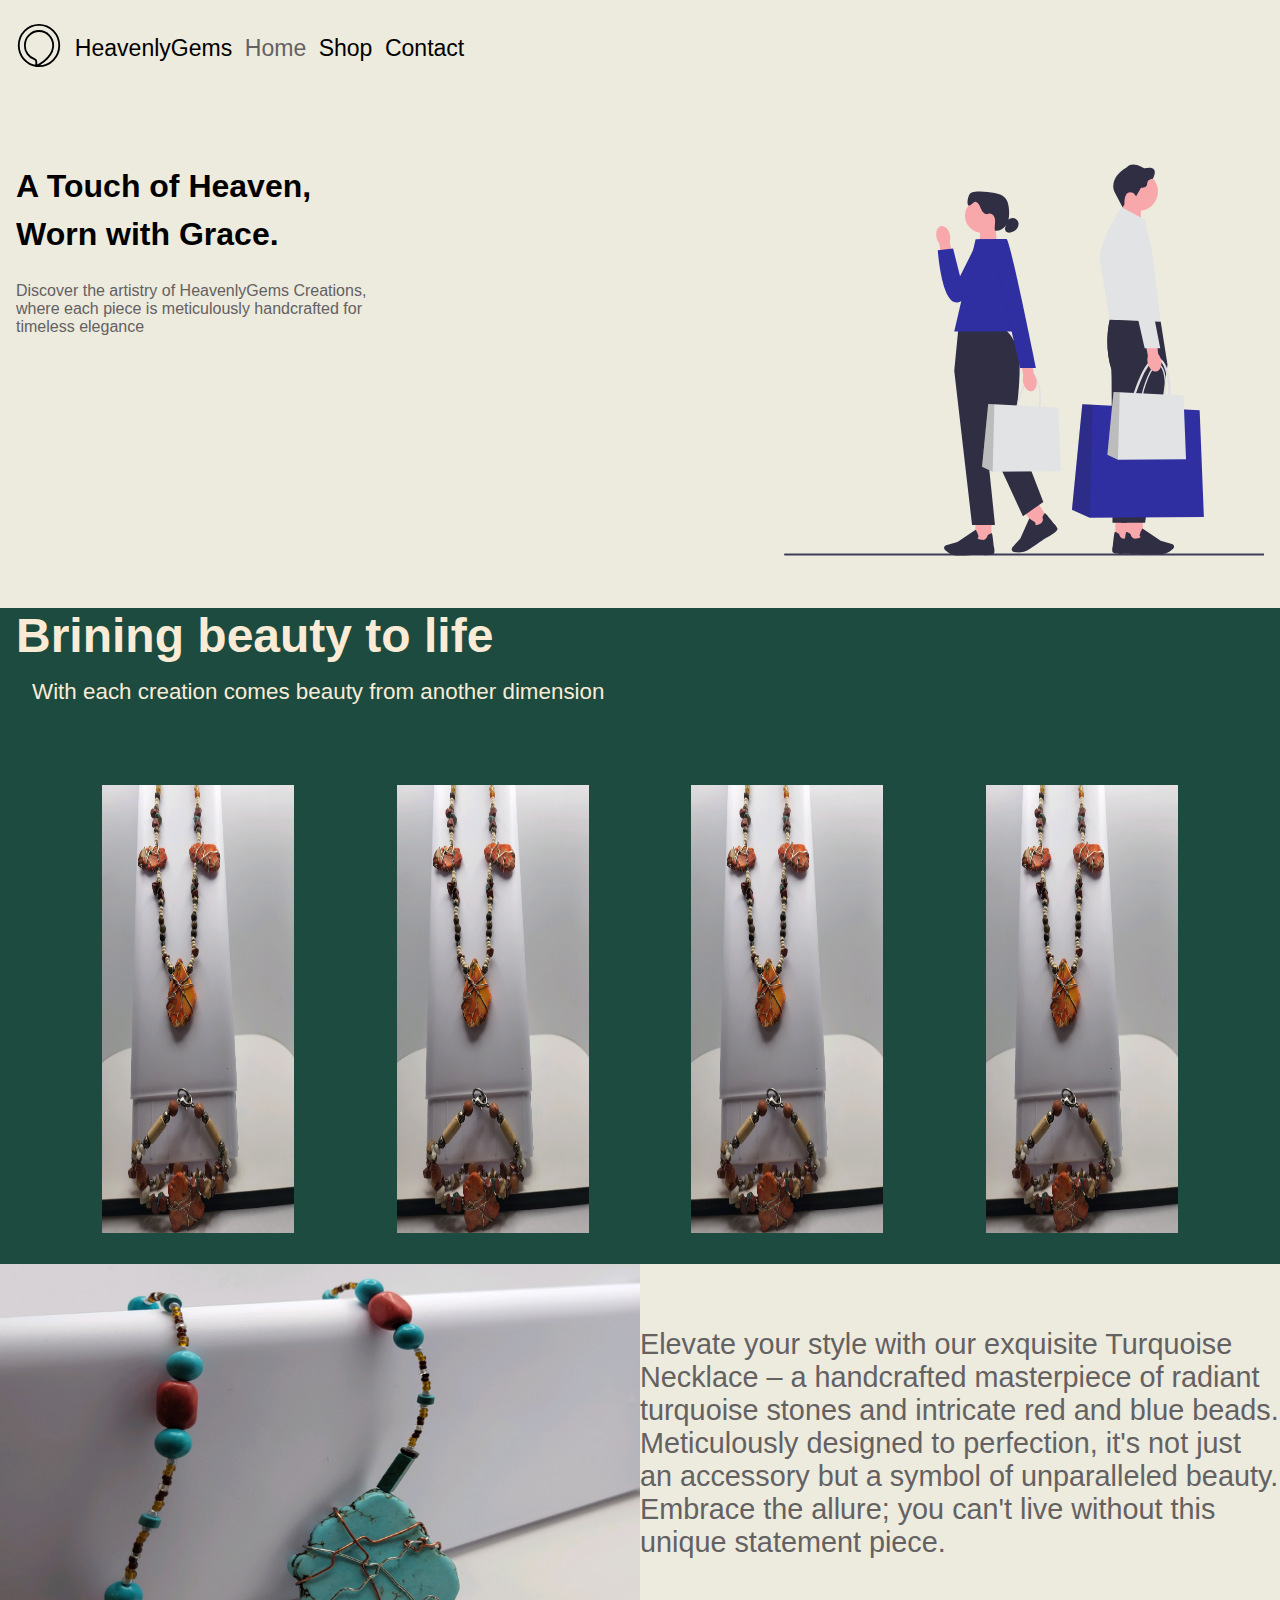
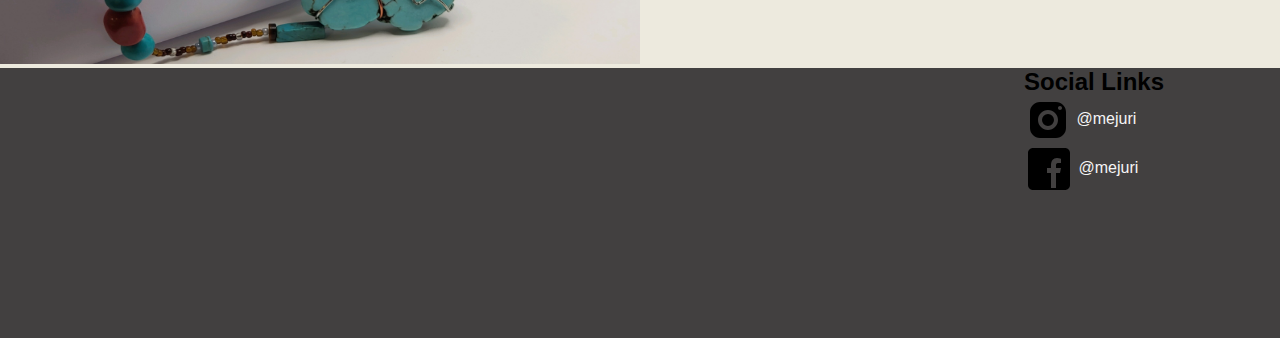
<file: index.html>
<!DOCTYPE html>
<html lang="en">
<head>
    <meta charset="UTF-8">
    <title>Home</title>
    <link href="css/index.css" type="text/css" rel="stylesheet"/>
</head>
<body>
<nav class="container">
    <div class="box" id="box1">
        <img id="logo" src="images/logo.svg" alt="logo">
        <ul>
            <li>HeavenlyGems</li>
            <li id="selected" class="textToLogoPosition">Home</li>
            <li><a href="shop/shop.html">Shop</a></li>
            <li><a href="contact/contact.html">Contact</a></li>
        </ul>
    </div>
    <div class="box"></div>
</nav>

<!--Hero page-->
<div id="secondBody">

    <div id="boxes1">
        <h1>A Touch of Heaven, Worn with Grace.</h1>
        <p>Discover the artistry of HeavenlyGems Creations, where each piece is meticulously handcrafted for timeless
            elegance</p>
    </div>

    <div id="boxes2">
        <img src="images/shoppingBags.svg" alt="people shopping"/>

    </div>

</div>

<!--Below the hero page-->
<div id="thirdBody">
    <div id="thirdBodyHeader">

        <h2>Brining beauty to life</h2>
        <p>With each creation comes beauty from another dimension</p>

    </div>


    <div class="longBoxes">
        <img src="images/jenImage2.jpg" alt="jewelry" onmouseover=this.src="images/jenImage5.jpg"
             onmouseout=this.src="images/jenImage2.jpg"/>
    </div>
    <div class="longBoxes">
        <img src="images/jenImage2.jpg" alt="jewelry" onmouseover=this.src="images/jenImage5.jpg"
             onmouseout=this.src="images/jenImage2.jpg"/>
    </div>
    <div class="longBoxes">
        <img src="images/jenImage2.jpg" alt="jewelry" onmouseover=this.src="images/jenImage5.jpg"
             onmouseout=this.src="images/jenImage2.jpg"/>
    </div>
    <div class="longBoxes">
        <img src="images/jenImage2.jpg" alt="jewelry" onmouseover=this.src="images/jenImage5.jpg"
             onmouseout=this.src="images/jenImage2.jpg"/>
    </div>
</div>
<!-- -->

<div id="fourthBody">
    <div class="descriptionBox"><img id="jenImage" src="images/jenImage.jpg" alt="jewelry"></div>
    <div class="descriptionBox" id="words"><p>Elevate your style with our exquisite Turquoise Necklace – a handcrafted masterpiece
        of radiant turquoise stones and intricate red and blue beads. Meticulously designed to perfection, it's not just
        an accessory but a symbol of unparalleled beauty. Embrace the allure; you can't live without this unique
        statement piece.</p></div>
</div>

<!-- Start of footer -->
<footer>
    <div id="socialMedia">
        <ul>
            <li>
                <h2>Social Links</h2>
            </li>
            <li>
                <a class="name" href="https://www.instagram.com/mejuri/" target="_blank">
                    <p><img class="logo" src="images/instagram.svg" alt="facebook"> <span
                            class="userName"> @mejuri </span></p>
                </a>
            </li>

            <li>
                <a class="name" href="https://www.facebook.com/HappyJewelers/" target="_blank">

                    <p><img class="logo" src="images/facebook.svg" alt="facebook"> <span
                            class="userName"> @mejuri </span></p>
                </a>
            </li>

        </ul>
    </div>
</footer>
<!--End of footer-->

</body>
</html>
</file>
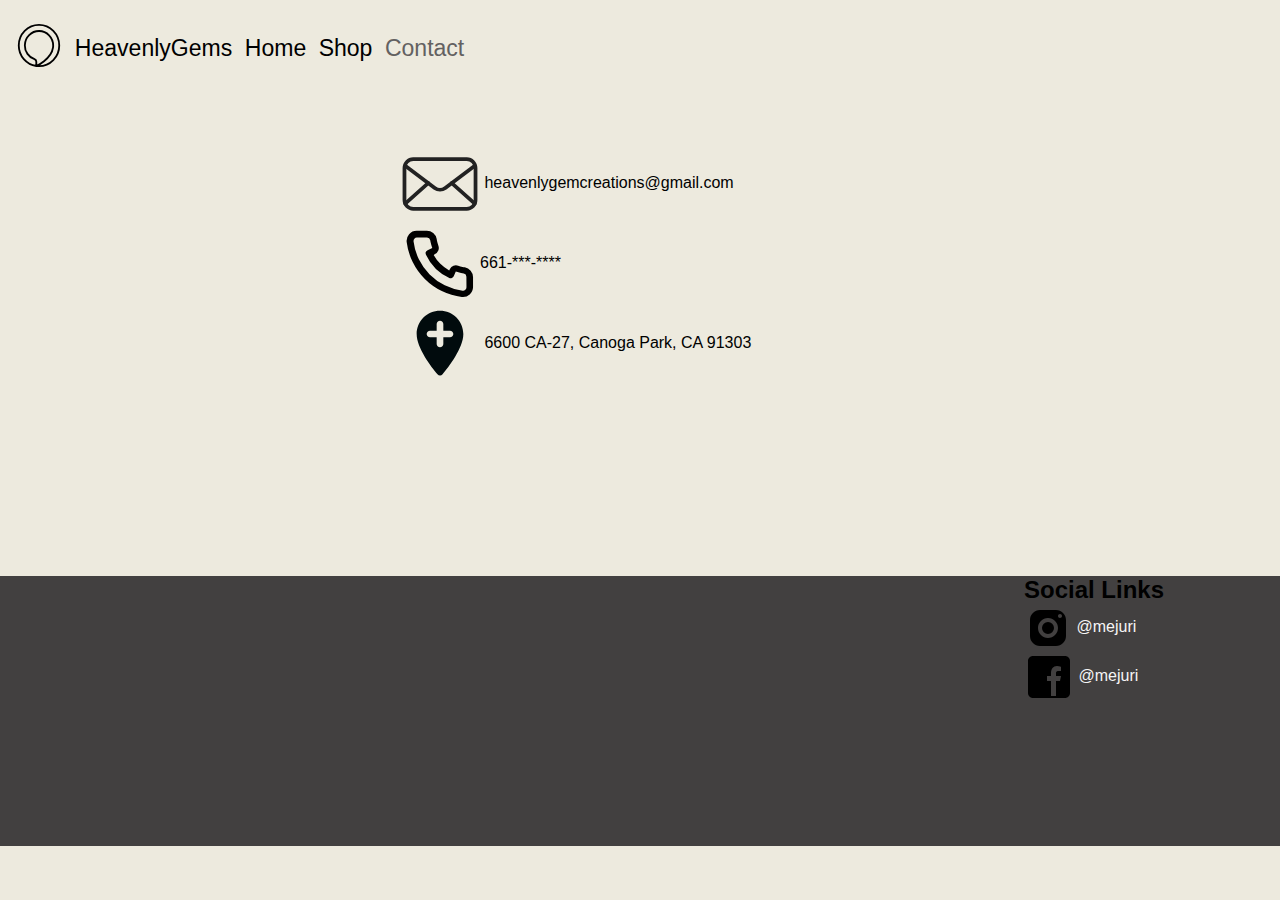
<file: contact/contact.html>
<!DOCTYPE html>
<html lang="en">
<head>
    <meta charset="UTF-8">
    <title>Contact</title>
  <link href="css/contact.css" type="text/css" rel="stylesheet"/>
</head>
<body>

<!--Beginning of nav-->
<nav class="container">
  <div class="box" id="box1">
    <img id="logo" src="images/logo.svg" alt="logo">
    <ul>
      <li>HeavenlyGems</li>
      <li><a href="../index.html">Home</a></li>
      <li><a href="../shop/shop.html">Shop</a></li>
      <li id="selected">Contact</li>
    </ul>
  </div>
  <div class="box"></div>
</nav>
<!--End of nav-->

<div id="contact">
  <div id="contactBox">
    <ul>
      <li><a href="mailto:heavenlygemcreations@gmail.com"><img class="image" src="images/email.svg" /> heavenlygemcreations@gmail.com</a></li>
      <li><img class="image" src="images/call.svg" />661-***-****</li>
      <li><img class="image" src="images/add-location.svg" /> 6600 CA-27, Canoga Park, CA 91303</li>
    </ul>
  </div>
</div>

<!-- Start of footer -->
<footer>
  <div id="socialMedia">
    <ul>
      <li>
        <h2>Social Links</h2>
      </li>
      <li>
        <a class="name" href="https://www.instagram.com/mejuri/" target="_blank">
          <p><img class="logo" src="images/instagram.svg" alt="facebook" > <span class="userName"> @mejuri </span> </p>
        </a>
      </li>

      <li>
        <a class="name" href="https://www.facebook.com/HappyJewelers/" target="_blank">

          <p><img class="logo" src="images/facebook.svg" alt="facebook" > <span class="userName"> @mejuri </span> </p>
        </a>
      </li>

    </ul>
  </div>
</footer>
<!--End of footer-->

</body>
</html>
</file>
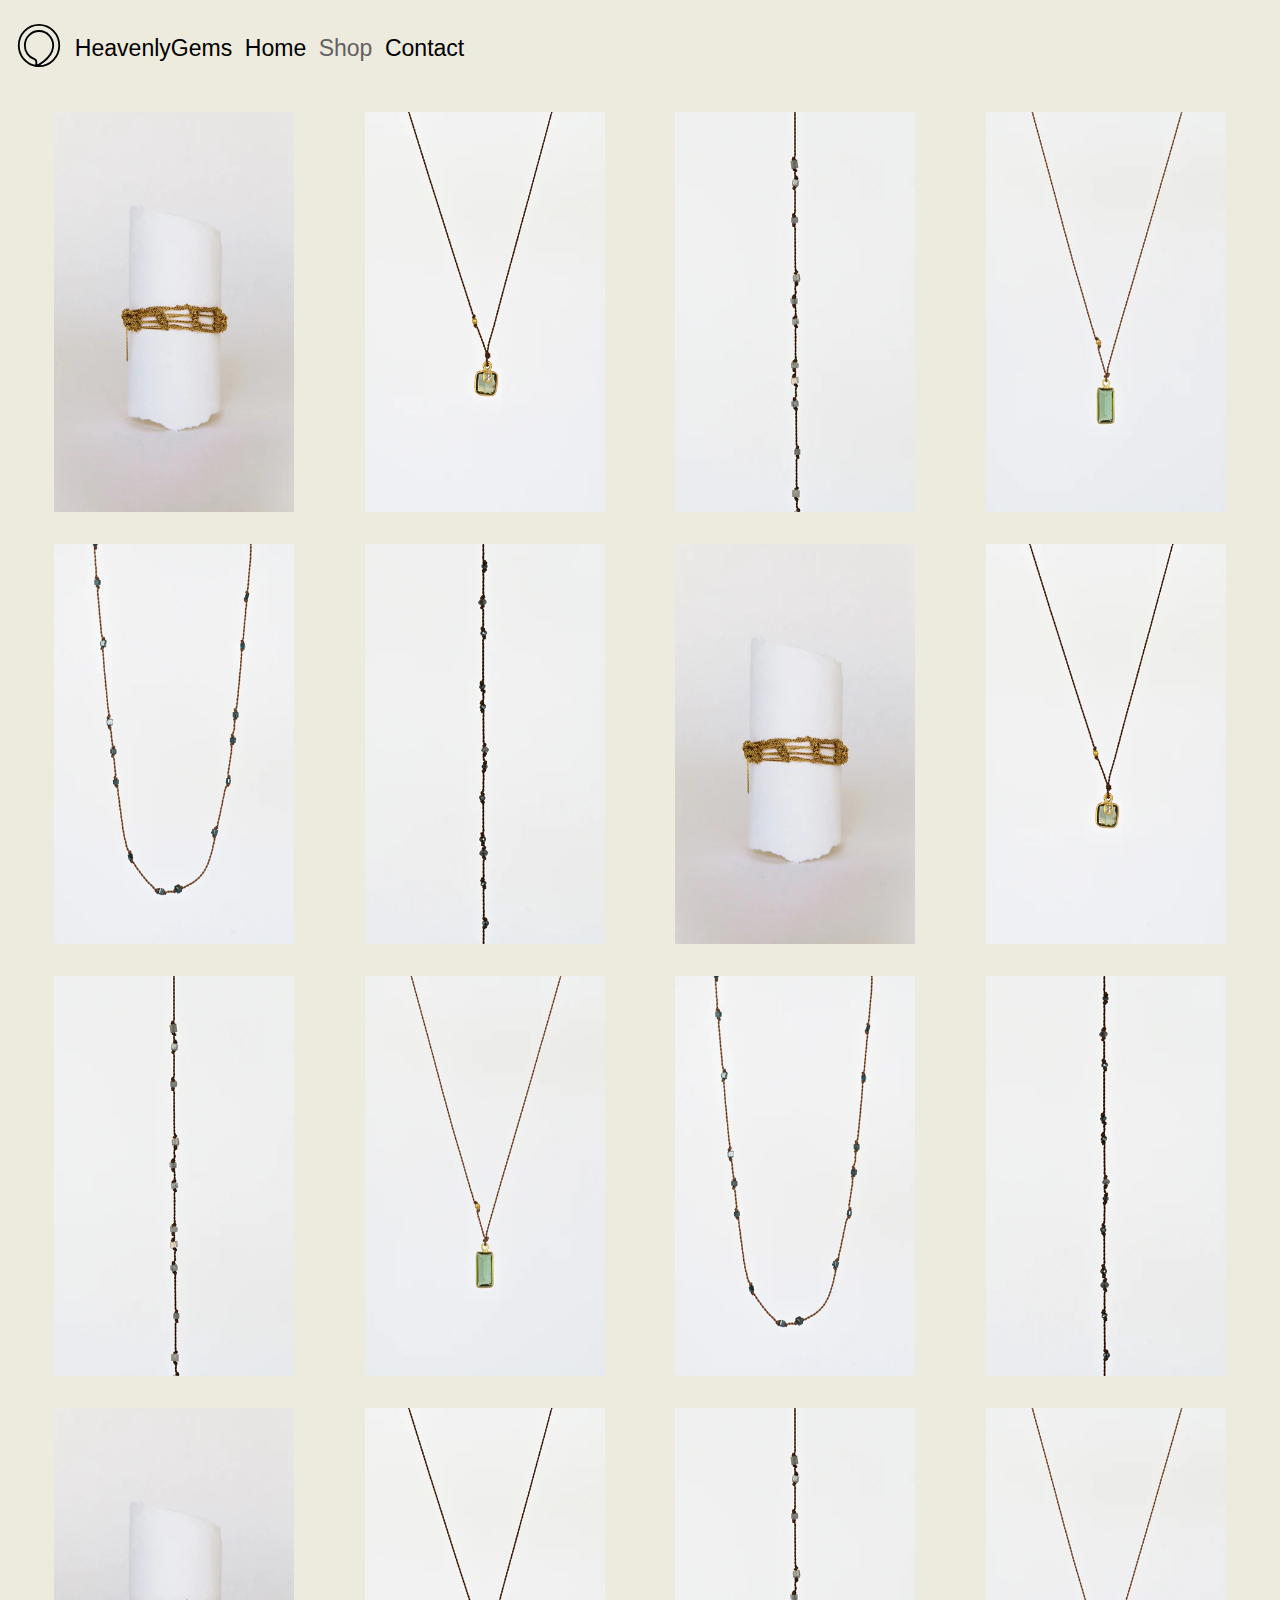
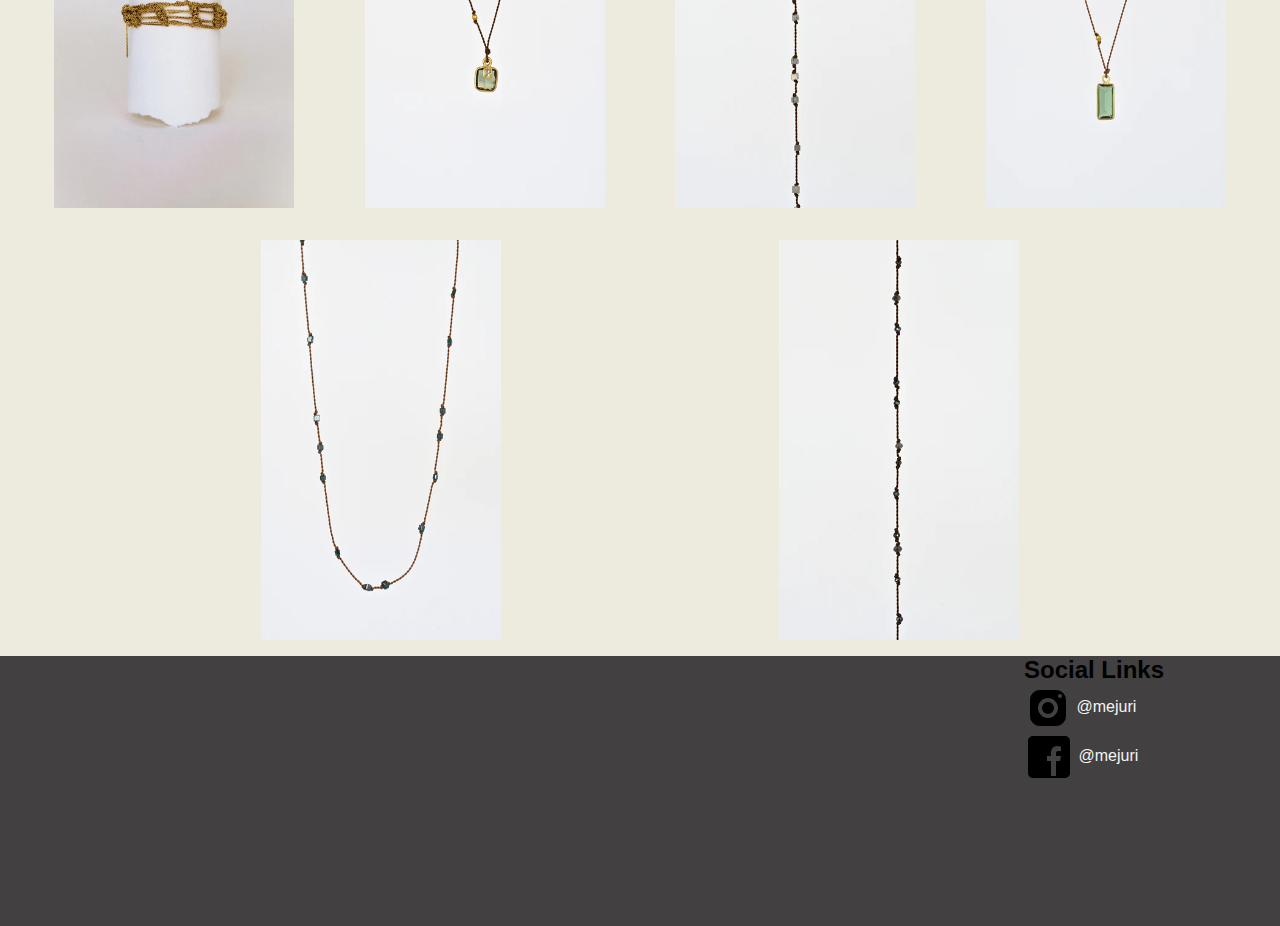
<file: Shop/shop.html>
<!DOCTYPE html>
<html lang="en">
<head>
    <meta charset="UTF-8">
    <title>Shop</title>
    <link href="css/shop.css" type="text/css" rel="stylesheet" />
</head>
<body>

<nav class="container">
    <div class="box" id="box1">
        <img id="logo" src="images/logo.svg" alt="logo">
        <ul>
            <li>HeavenlyGems</li>
            <li><a href="../index.html">Home</a></li>
            <li id="selected">Shop</li>
            <li>Contact</li>
        </ul>
    </div>
    <div class="box"></div>
</nav>

<!--Start of product picture stuff-->
<div class="container1">
    <div class="box3"> <img src="images/peice1.jpeg" alt="jewelry"/> </div>
    <div class="box3"> <img src="images/peice8.jpeg" alt="jewelry"/> </div>
    <div class="box3"> <img src="images/peice3.jpeg" alt="jewelry"/> </div>
    <div class="box3"> <img src="images/peice4.jpeg" alt="jewelry"/> </div>
    <div class="box3"> <img src="images/peice5.jpeg" alt="jewelry"/> </div>
    <div class="box3"> <img src="images/peice6.jpeg" alt="jewelry"/> </div>
    <div class="box3"> <img src="images/peice1.jpeg" alt="jewelry"/> </div>
    <div class="box3"> <img src="images/peice8.jpeg" alt="jewelry"/> </div>
    <div class="box3"> <img src="images/peice3.jpeg" alt="jewelry"/> </div>
    <div class="box3"> <img src="images/peice4.jpeg" alt="jewelry"/> </div>
    <div class="box3"> <img src="images/peice5.jpeg" alt="jewelry"/> </div>
    <div class="box3"> <img src="images/peice6.jpeg" alt="jewelry"/> </div>
    <div class="box3"> <img src="images/peice1.jpeg" alt="jewelry"/> </div>
    <div class="box3"> <img src="images/peice8.jpeg" alt="jewelry"/> </div>
    <div class="box3"> <img src="images/peice3.jpeg" alt="jewelry"/> </div>
    <div class="box3"> <img src="images/peice4.jpeg" alt="jewelry"/> </div>
    <div class="box3"> <img src="images/peice5.jpeg" alt="jewelry"/> </div>
    <div class="box3"> <img src="images/peice6.jpeg" alt="jewelry"/> </div>
</div>
<!--End of product picture stuff-->

<!-- Start of footer -->
<footer>
    <div id="socialMedia">
        <ul>
            <li>
                <h2>Social Links</h2>
            </li>
            <li>
                <a class="name" href="https://www.instagram.com/mejuri/" target="_blank">
                    <p><img class="logo" src="images/instagram.svg" alt="facebook" > <span class="userName"> @mejuri </span> </p>
                </a>
            </li>

            <li>
                <a class="name" href="https://www.facebook.com/HappyJewelers/" target="_blank">

                    <p><img class="logo" src="images/facebook.svg" alt="facebook" > <span class="userName"> @mejuri </span> </p>
                </a>
            </li>

        </ul>
    </div>
</footer>
<!--End of footer-->


</body>
</html>
</file>
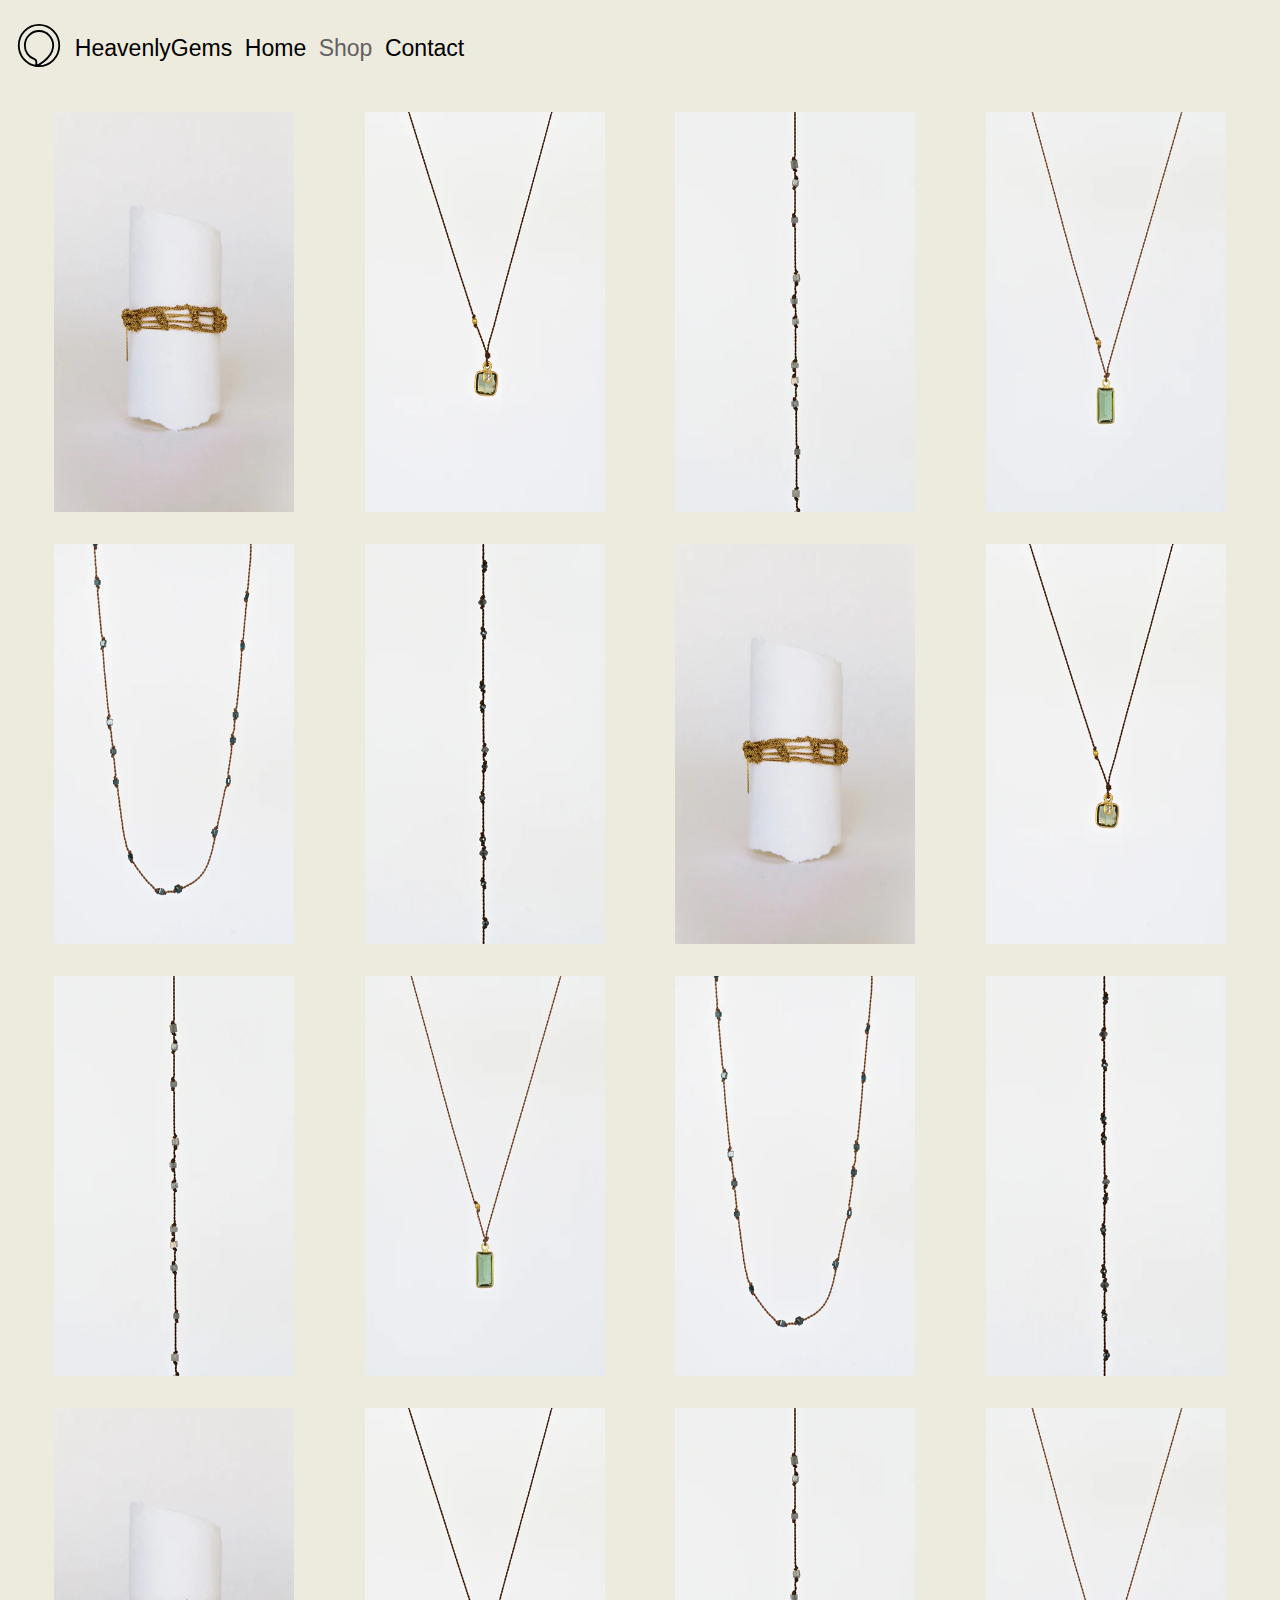
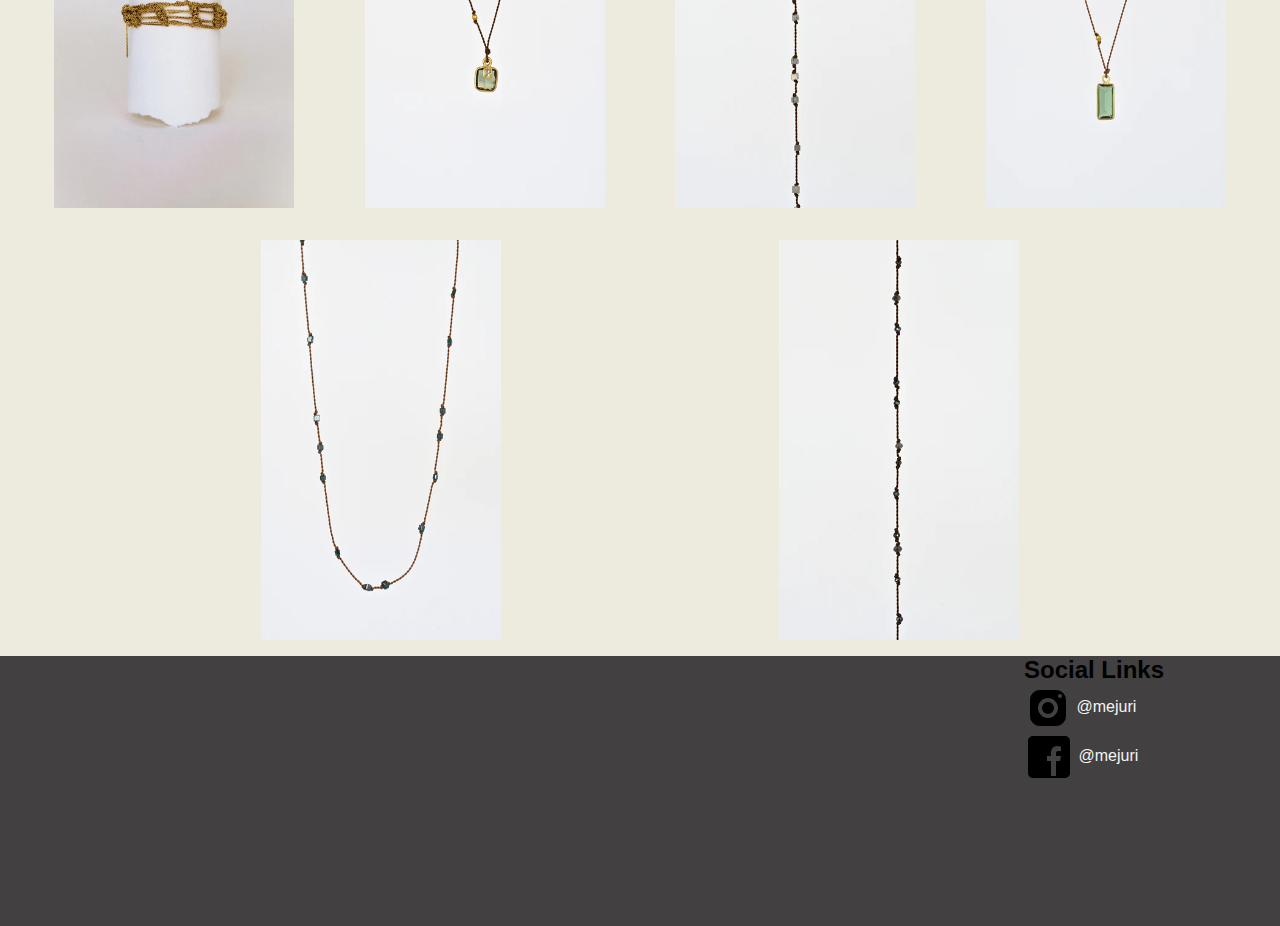
<file: shop/shop.html>
<!DOCTYPE html>
<html lang="en">
<head>
    <meta charset="UTF-8">
    <title>Shop</title>
    <link href="css/shop.css" type="text/css" rel="stylesheet" />
</head>
<body>

<!--Beginning of nav-->
<nav class="container">
    <div class="box" id="box1">
        <img id="logo" src="images/logo.svg" alt="logo">
        <ul>
            <li>HeavenlyGems</li>
            <li><a href="../index.html">Home</a></li>
            <li id="selected">Shop</li>
            <li><a href="../contact/contact.html">Contact</a></li>
        </ul>
    </div>
    <div class="box"></div>
</nav>
<!--End of nav-->

<!--Start of product picture stuff-->
<div class="container1">
    <div class="box3"> <img src="images/peice1.jpeg" alt="jewelry"/> </div>
    <div class="box3"> <img src="images/peice8.jpeg" alt="jewelry"/> </div>
    <div class="box3"> <img src="images/peice3.jpeg" alt="jewelry"/> </div>
    <div class="box3"> <img src="images/peice4.jpeg" alt="jewelry"/> </div>
    <div class="box3"> <img src="images/peice5.jpeg" alt="jewelry"/> </div>
    <div class="box3"> <img src="images/peice6.jpeg" alt="jewelry"/> </div>
    <div class="box3"> <img src="images/peice1.jpeg" alt="jewelry"/> </div>
    <div class="box3"> <img src="images/peice8.jpeg" alt="jewelry"/> </div>
    <div class="box3"> <img src="images/peice3.jpeg" alt="jewelry"/> </div>
    <div class="box3"> <img src="images/peice4.jpeg" alt="jewelry"/> </div>
    <div class="box3"> <img src="images/peice5.jpeg" alt="jewelry"/> </div>
    <div class="box3"> <img src="images/peice6.jpeg" alt="jewelry"/> </div>
    <div class="box3"> <img src="images/peice1.jpeg" alt="jewelry"/> </div>
    <div class="box3"> <img src="images/peice8.jpeg" alt="jewelry"/> </div>
    <div class="box3"> <img src="images/peice3.jpeg" alt="jewelry"/> </div>
    <div class="box3"> <img src="images/peice4.jpeg" alt="jewelry"/> </div>
    <div class="box3"> <img src="images/peice5.jpeg" alt="jewelry"/> </div>
    <div class="box3"> <img src="images/peice6.jpeg" alt="jewelry"/> </div>
</div>
<!--End of product picture stuff-->

<!-- Start of footer -->
<footer>
    <div id="socialMedia">
        <ul>
            <li>
                <h2>Social Links</h2>
            </li>
            <li>
                <a class="name" href="https://www.instagram.com/mejuri/" target="_blank">
                    <p><img class="logo" src="images/instagram.svg" alt="facebook" > <span class="userName"> @mejuri </span> </p>
                </a>
            </li>

            <li>
                <a class="name" href="https://www.facebook.com/HappyJewelers/" target="_blank">

                    <p><img class="logo" src="images/facebook.svg" alt="facebook" > <span class="userName"> @mejuri </span> </p>
                </a>
            </li>

        </ul>
    </div>
</footer>
<!--End of footer-->


</body>
</html>
</file>
<file: css/index.css>
*, *::before, *::after {
    box-sizing: border-box;
    margin: 0;
    padding: 0;
}

body{
    background-color: #EDEADE;
    /*height: 400vh;*/
    width: 100%;
    font-family: Verdana, Arial, serif;
}

/* this is the nav flex box container  */
.container {
    /*border: 3px solid lightgray;*/
    display: flex;
    justify-content: space-between;
    overflow: hidden;
}

.box {
    width: 25rem;
    height: 4rem;
   /* background-color: gold;*/
    margin: 1rem;
}

#box1 {
    width: 40rem;
}


nav ul{
    list-style: none;
    display: inline-block;
    position: relative;
    top: -10%;
}

nav ul li {
    display: inline-block;
    font-size: 	1.44rem;
    padding-left: .5rem;
}

nav ul li a {
    text-decoration: none;
    color: black;
}

nav ul li a:hover {
    border-bottom: 3px solid white;
    padding-bottom: .5rem;
}

#logo{
    width: 2.9rem;
}

#selected {
    color: #636161;
}

img {
    display: inline-block;
    position: relative;
    top: 10%;
}

/* end of nav stuff  */

#secondBody {
    display: flex;
    /*border: 3px solid lightgray;*/
    overflow: hidden;
    flex-wrap: wrap;
    /*height: 1000vh;*/
    justify-content: space-between;
    margin: 1rem;
}

/* Beginning of box one */
#boxes1 {
    width: 22rem;
    height: 25rem;
    overflow: hidden;
    margin-top: 50px;
    /* background-color: gold;*/
}

#boxes1 > p {
    color: #636161;
}

#boxes1 > h1 {
    margin-bottom: 1.5rem;
    line-height: 3.0rem;
}

/* End of box one */

/* Beginning of box two */
#boxes2 {
    width: 30rem;
    height: 30rem;
    /*background-color: red;*/
    overflow: hidden;

}

#boxes2 > img {
    width: 35rem;
    height: 30rem;
    padding-bottom: 5rem;

}

/* End of box two */

/*Start of third body */

#thirdBody {
    background-color: #1d4b40;
    display: flex;
    /*border: 3px solid lightgray;*/
    overflow: hidden;
    flex-wrap: wrap;
    /*height: 1000vh;*/
    justify-content: space-evenly;
    /*margin: 1rem;*/
}

#thirdBodyHeader {
    width: 100%;
    height: 7rem;
    /*background-color: gold;*/
}

#thirdBodyHeader > h2 {
    color: antiquewhite;
    font-size: 3rem;
    margin-bottom: 1rem;
    margin-left: 1rem;
}

#thirdBodyHeader > p {
    color: antiquewhite;
    font-size: 1.4rem;
    margin-left: 2rem;
}


.longBoxes {
    margin-top: 4rem;
    width: 12rem;
    height: 30rem;
    /*background-color: gold;*/
    overflow: hidden;
}

.longBoxes > img {
    width: 13rem;
    height: 28rem;
    position: relative;
    top: 1px;
}
/*End of third body */

/*Start of Fourth body */
#fourthBody {
    display: flex;
    /*border: 3px solid lightgray;*/
    overflow: hidden;
    flex-wrap: wrap;
    /*height: 1000vh;*/
    justify-content: space-evenly;
}

.descriptionBox {
    width: 50%;
    height: 50%;
    position: relative;
    top: 0.01px;
    overflow: hidden;
}

#words {
    padding-top: 4rem;
}

#words > p {
    font-size: 1.8rem;
    color: #636161;;
}


#jenImage {
    width: 100%;
    height: 25rem;
}

/*End of Fourth body */

/*start of footer */

footer {
    background-color: #424040;
    display: flex;
    /*border: 3px solid lightgray;*/
    overflow: hidden;
    flex-wrap: wrap;
    height: 30vh;
    /*margin: 1rem;*/
}

#socialMedia {
    position: relative;
    left: 80%;
}

#socialMedia > ul{
    list-style-type: none;
}

.name {
    text-decoration: none;
    color: whitesmoke;
}

.logo {
    vertical-align: middle;
    transition: all .2s ease-in-out;
}

.logo:hover {
    transform: scale(1.5);
}

/* End of footer */
</file>
<file: contact/css/contact.css>
*, *::before, *::after {
    box-sizing: border-box;
    margin: 0;
    padding: 0;
}

body{
    background-color: #EDEADE;
    /*height: 400vh;*/
    width: 100%;
    font-family: Verdana, Arial, serif;
}

/* this is the nav flex box container  */
.container {
    /*border: 3px solid lightgray;*/
    display: flex;
    justify-content: space-between;
    overflow: hidden;
}

.box {
    width: 25rem;
    height: 4rem;
    /* background-color: gold;*/
    margin: 1rem;
}

#box1 {
    width: 40rem;
}


nav ul{
    list-style: none;
    display: inline-block;
    position: relative;
    top: -10%;
}

nav ul li {
    display: inline-block;
    font-size: 	1.44rem;
    padding-left: .5rem;
}

nav ul li a {
    text-decoration: none;
    color: black;
}

nav ul li a:hover {
    border-bottom: 3px solid white;
    padding-bottom: .5rem;
}

#logo{
    width: 2.9rem;
}

#selected {
    color: #636161;
}

img {
    display: inline-block;
    position: relative;
    top: 10%;
}

/* end of nav stuff  */

/*start of contact */
#contact{
    /*background-color: gold;*/
    display: flex;
    /*border: 3px solid lightgray;*/
    overflow: hidden;
    flex-wrap: wrap;
    /*margin: 1rem;*/
    justify-content: center;
}

#contactBox {

    width: 30rem;
    height: 30rem;
    /*background-color: red;*/
}

#contactBox > ul {
    list-style-type: none;
}

.image {
    width: 5rem;
    vertical-align: middle;
}

#contactBox > ul {
    margin-top: 3rem;
}

#contactBox > ul > li > a {
    text-decoration: none;
    color: black;
}

/*End of contact */

/*start of footer */

footer {
    background-color: #424040;
    display: flex;
    /*border: 3px solid lightgray;*/
    overflow: hidden;
    flex-wrap: wrap;
    height: 30vh;
    /*margin: 1rem;*/
}

#socialMedia {
    position: relative;
    left: 80%;
}

#socialMedia > ul{
    list-style-type: none;
}

.name {
    text-decoration: none;
    color: whitesmoke;
}

.logo {
    vertical-align: middle;
    transition: all .2s ease-in-out;
}

.logo:hover {
    transform: scale(1.5);
}

/* End of footer */
</file>
<file: Shop/css/shop.css>
*, *::before, *::after {
    box-sizing: border-box;
    margin: 0;
    padding: 0;
}

body{
    background-color: #EDEADE;
    /*height: 400vh;*/
    width: 100%;
    font-family: Verdana, Arial, serif;
}

/* this is the nav flex box container  */
.container {
    /*border: 3px solid lightgray;*/
    display: flex;
    justify-content: space-between;
    overflow: hidden;
}

.box {
    width: 25rem;
    height: 4rem;
    /* background-color: gold;*/
    margin: 1rem;
}

#box1 {
    width: 40rem;
}


nav ul{
    list-style: none;
    display: inline-block;
    position: relative;
    top: -10%;
}

nav ul li {
    display: inline-block;
    font-size: 	1.44rem;
    padding-left: .5rem;
}

nav ul li a {
    text-decoration: none;
    color: black;
}

nav ul li a:hover {
    border-bottom: 3px solid white;
    padding-bottom: .5rem;
}

#logo{
    width: 2.9rem;
}

#selected {
    color: #636161;
}

img {
    display: inline-block;
    position: relative;
    top: 10%;
}

/* end of nav stuff  */


/*Start of product picture stuff */
.container1 {
    /*border: 3px solid lightgray;*/
    display: flex;
    justify-content: space-evenly;
    overflow: hidden;
    flex-wrap: wrap;
}

.box3 {
    width: 15rem;
    overflow: hidden;
    height: 25rem;
    /*background-color: gold;*/
    margin: 1rem;
}

.box3 > img {
    width: 15rem;
    height: 25rem;
    position: relative;
    top: 0.01px;
}

/*End of product picture stuff */

/*start of footer */

footer {
    background-color: #424040;
    display: flex;
    /*border: 3px solid lightgray;*/
    overflow: hidden;
    flex-wrap: wrap;
    height: 30vh;
    /*margin: 1rem;*/
}

#socialMedia {
    position: relative;
    left: 80%;
}

#socialMedia > ul{
    list-style-type: none;
}

.name {
    text-decoration: none;
    color: whitesmoke;
}

.logo {
    vertical-align: middle;
    transition: all .2s ease-in-out;
}

.logo:hover {
    transform: scale(1.5);
}

/* End of footer */
</file>
<file: shop/css/shop.css>
*, *::before, *::after {
    box-sizing: border-box;
    margin: 0;
    padding: 0;
}

body{
    background-color: #EDEADE;
    /*height: 400vh;*/
    width: 100%;
    font-family: Verdana, Arial, serif;
}

/* this is the nav flex box container  */
.container {
    /*border: 3px solid lightgray;*/
    display: flex;
    justify-content: space-between;
    overflow: hidden;
}

.box {
    width: 25rem;
    height: 4rem;
    /* background-color: gold;*/
    margin: 1rem;
}

#box1 {
    width: 40rem;
}


nav ul{
    list-style: none;
    display: inline-block;
    position: relative;
    top: -10%;
}

nav ul li {
    display: inline-block;
    font-size: 	1.44rem;
    padding-left: .5rem;
}

nav ul li a {
    text-decoration: none;
    color: black;
}

nav ul li a:hover {
    border-bottom: 3px solid white;
    padding-bottom: .5rem;
}

#logo{
    width: 2.9rem;
}

#selected {
    color: #636161;
}

img {
    display: inline-block;
    position: relative;
    top: 10%;
}

/* end of nav stuff  */


/*Start of product picture stuff */
.container1 {
    /*border: 3px solid lightgray;*/
    display: flex;
    justify-content: space-evenly;
    overflow: hidden;
    flex-wrap: wrap;
}

.box3 {
    width: 15rem;
    overflow: hidden;
    height: 25rem;
    /*background-color: gold;*/
    margin: 1rem;
}

.box3 > img {
    width: 15rem;
    height: 25rem;
    position: relative;
    top: 0.01px;
}

/*End of product picture stuff */

/*start of footer */

footer {
    background-color: #424040;
    display: flex;
    /*border: 3px solid lightgray;*/
    overflow: hidden;
    flex-wrap: wrap;
    height: 30vh;
    /*margin: 1rem;*/
}

#socialMedia {
    position: relative;
    left: 80%;
}

#socialMedia > ul{
    list-style-type: none;
}

.name {
    text-decoration: none;
    color: whitesmoke;
}

.logo {
    vertical-align: middle;
    transition: all .2s ease-in-out;
}

.logo:hover {
    transform: scale(1.5);
}

/* End of footer */
</file>
